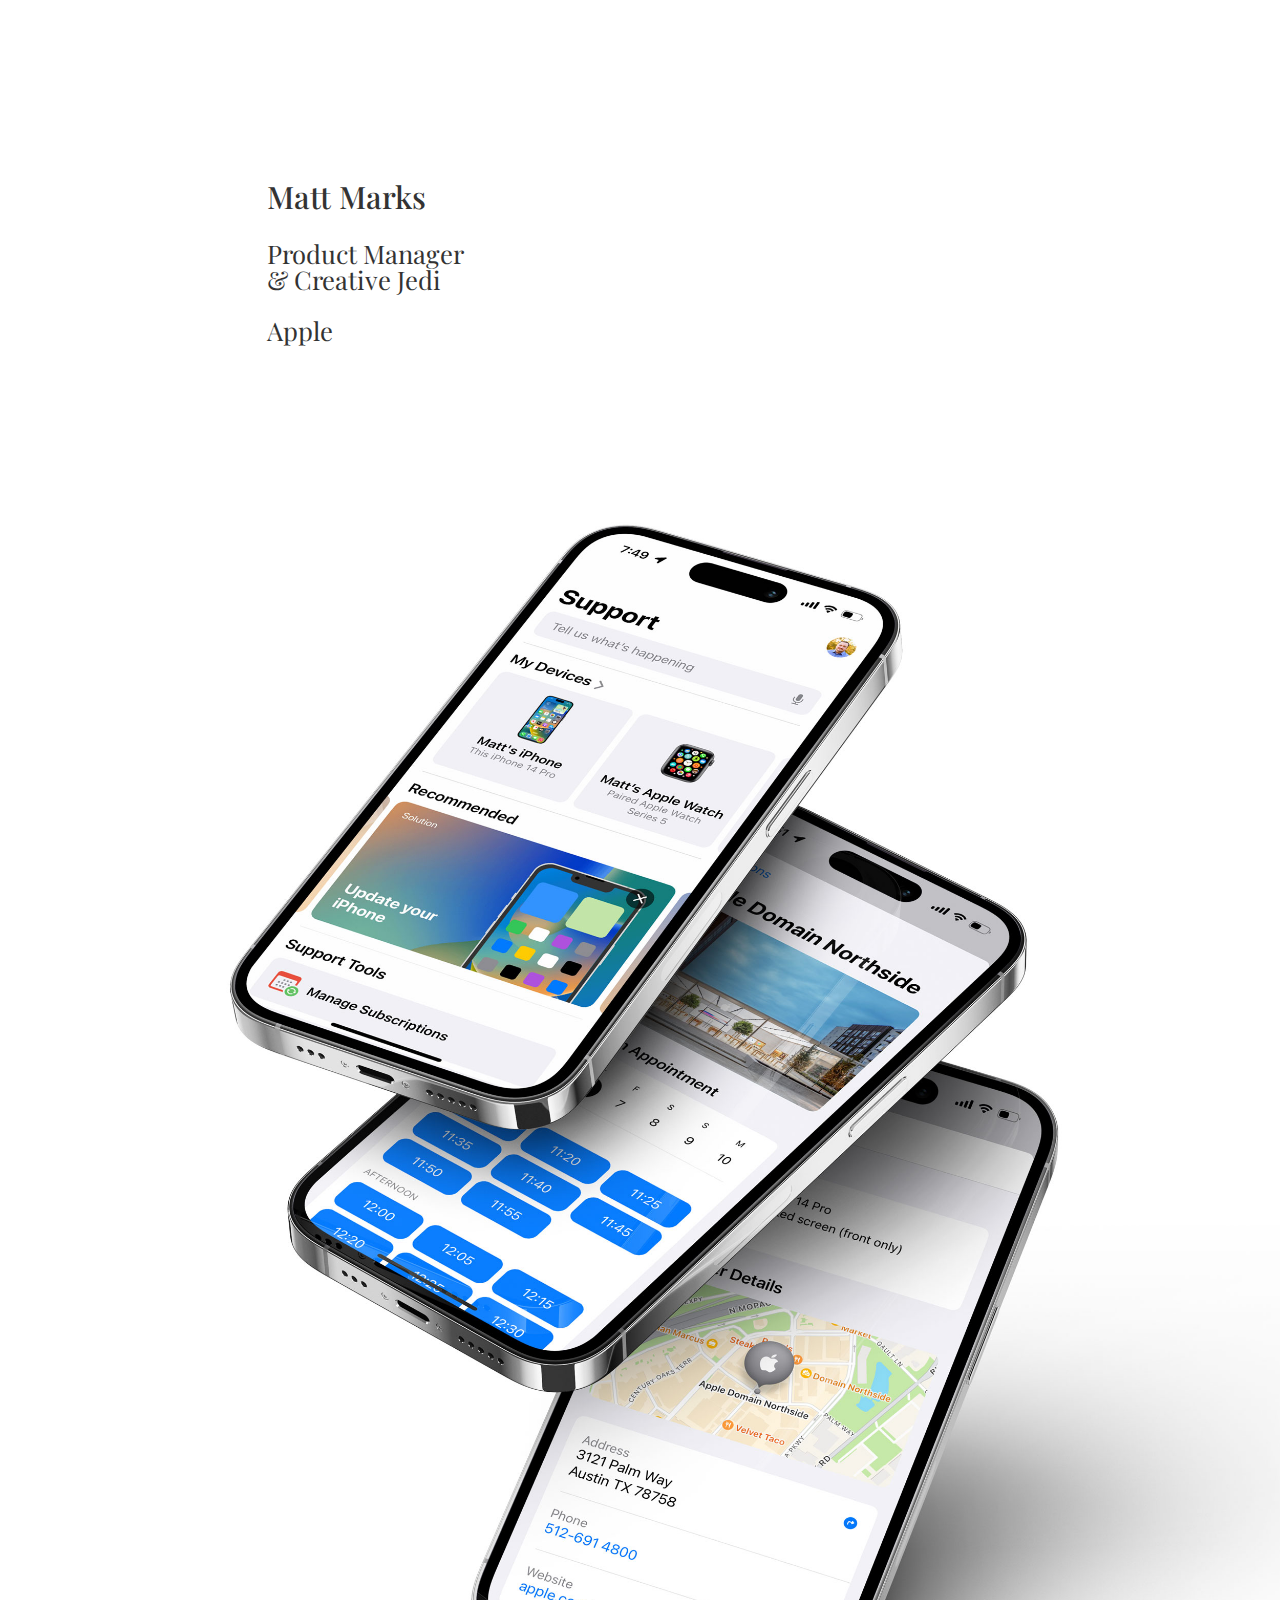
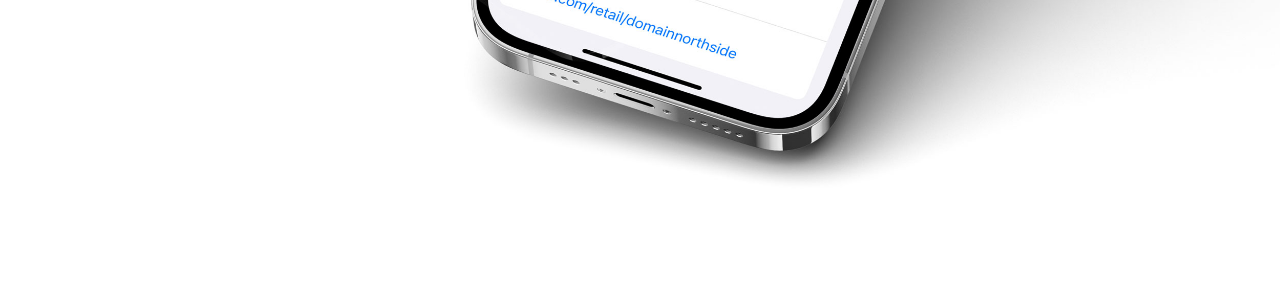
<file: index.html>
<!DOCTYPE html>
<html lang="en">
<head>
  <meta charset="UTF-8">
  <title>Matt Marks</title>
  <meta name="viewport" content="width=device-width, initial-scale=1, viewport-fit=cover">
  <link rel="stylesheet" href="style.css">
  <link rel="stylesheet" href="flexboxgrid.min.css">

</head>
<body>

  <section id="intro" class="wrap container-fluid">
		<div class="row">
			<article class="col-xs-10 col-xs-offset-1 col-md-8 col-md-offset-2">
				<h1>Matt Marks</h1>
				<h2>Product Manager
				<br>& Creative Jedi</h2>
				<h3>Apple</h3>
			</article>
		</div>
  </section>
  
<main>
	<img src="img/sa_hero.jpg" width="100%" />
</main>

</body>
</html>
</file>
<file: style.css>
/*
Author: Matt Marks
Version: 2023.09.02
URL: https://github.com/mattmarkscodes/mattmarks.codes
*/


/* normalize.css v8.0.0 | MIT License | github.com/necolas/normalize.css */
button,hr,input{overflow:visible}progress,sub,sup{vertical-align:baseline}[type=checkbox],[type=radio],legend{box-sizing:border-box;padding:0}html{line-height:1.15;-webkit-text-size-adjust:100%}body{margin:0}h1{font-size:2em;margin:.67em 0}hr{box-sizing:content-box;height:0}code,kbd,pre,samp{font-family:monospace,monospace;font-size:1em}a{background-color:transparent}abbr[title]{border-bottom:none;text-decoration:underline;text-decoration:underline dotted}b,strong{font-weight:bolder}small{font-size:80%}sub,sup{font-size:75%;line-height:0;position:relative}sub{bottom:-.25em}sup{top:-.5em}img{border-style:none}button,input,optgroup,select,textarea{font-family:inherit;font-size:100%;line-height:1.15;margin:0}button,select{text-transform:none}[type=button],[type=reset],[type=submit],button{-webkit-appearance:button}[type=button]::-moz-focus-inner,[type=reset]::-moz-focus-inner,[type=submit]::-moz-focus-inner,button::-moz-focus-inner{border-style:none;padding:0}[type=button]:-moz-focusring,[type=reset]:-moz-focusring,[type=submit]:-moz-focusring,button:-moz-focusring{outline:ButtonText dotted 1px}fieldset{padding:.35em .75em .625em}legend{color:inherit;display:table;max-width:100%;white-space:normal}textarea{overflow:auto}[type=number]::-webkit-inner-spin-button,[type=number]::-webkit-outer-spin-button{height:auto}[type=search]{-webkit-appearance:textfield;outline-offset:-2px}[type=search]::-webkit-search-decoration{-webkit-appearance:none}::-webkit-file-upload-button{-webkit-appearance:button;font:inherit}details{display:block}summary{display:list-item}[hidden],template{display:none}

@font-face {
  font-family: Playfair;
  src: url(font/PlayfairDisplay-VariableFont_wght.ttf);
}

body 										{ font-family: "Playfair", serif; margin: 0; background: #fff; font-size: 1.6em; }
.wrap 										{ box-sizing: border-box; max-width: 1200px; margin: 6em auto; }

@keyframes fade { from {color: #fff;} to {color: #333;} }
@-webkit-keyframes fade { from {color: #fff;} to {color: #333;} }

#intro h1 									{ text-align: left; font-size: 120%; color: #333; font-weight: 500; line-height:1.5em;
												animation: fade;
												animation-duration: 2s;
												-webkit-animation-name: fade;
												-webkit-animation-duration: 2s; }
#intro h2									{ text-align: left; font-size: 100%; color: #333; font-weight: 400; line-height:1em;
												animation: fade;
												animation-duration: 2s;
												-webkit-animation-name: fade;
												-webkit-animation-duration: 2s; }
#intro h3									{ text-align: left; font-size: 100%; color: #333; font-weight: 400; line-height:1em;
												animation: fade;
												animation-duration: 2s;
												-webkit-animation-name: fade;
												-webkit-animation-duration: 2s; }
												
main {     
	margin-top:-5em; 
	width: 100%;
    overflow: hidden;
    /* Magic */
    display: flex;
    align-items: center; /* vertical */
    justify-content: center; /* horizontal */ }
main img { margin-left:10em; }
</file>
<file: flexboxgrid.min.css>
.container-fluid{margin-right:auto;margin-left:auto;padding-right:2rem;padding-left:2rem}.row{box-sizing:border-box;display:-ms-flexbox;display:-webkit-box;display:flex;-ms-flex:0 1 auto;-webkit-box-flex:0;flex:0 1 auto;-ms-flex-direction:row;-webkit-box-orient:horizontal;-webkit-box-direction:normal;flex-direction:row;-ms-flex-wrap:wrap;flex-wrap:wrap;margin-right:-1rem;margin-left:-1rem}.row.reverse{-ms-flex-direction:row-reverse;-webkit-box-orient:horizontal;-webkit-box-direction:reverse;flex-direction:row-reverse}.col.reverse{-ms-flex-direction:column-reverse;-webkit-box-orient:vertical;-webkit-box-direction:reverse;flex-direction:column-reverse}.col-xs,.col-xs-1,.col-xs-10,.col-xs-11,.col-xs-12,.col-xs-2,.col-xs-3,.col-xs-4,.col-xs-5,.col-xs-6,.col-xs-7,.col-xs-8,.col-xs-9{box-sizing:border-box;-ms-flex:0 0 auto;-webkit-box-flex:0;flex:0 0 auto;padding-right:1rem;padding-left:1rem}.col-xs{-webkit-flex-grow:1;-ms-flex-positive:1;-webkit-box-flex:1;flex-grow:1;-ms-flex-preferred-size:0;flex-basis:0;max-width:100%}.col-xs-1{-ms-flex-preferred-size:8.333%;flex-basis:8.333%;max-width:8.333%}.col-xs-2{-ms-flex-preferred-size:16.667%;flex-basis:16.667%;max-width:16.667%}.col-xs-3{-ms-flex-preferred-size:25%;flex-basis:25%;max-width:25%}.col-xs-4{-ms-flex-preferred-size:33.333%;flex-basis:33.333%;max-width:33.333%}.col-xs-5{-ms-flex-preferred-size:41.667%;flex-basis:41.667%;max-width:41.667%}.col-xs-6{-ms-flex-preferred-size:50%;flex-basis:50%;max-width:50%}.col-xs-7{-ms-flex-preferred-size:58.333%;flex-basis:58.333%;max-width:58.333%}.col-xs-8{-ms-flex-preferred-size:66.667%;flex-basis:66.667%;max-width:66.667%}.col-xs-9{-ms-flex-preferred-size:75%;flex-basis:75%;max-width:75%}.col-xs-10{-ms-flex-preferred-size:83.333%;flex-basis:83.333%;max-width:83.333%}.col-xs-11{-ms-flex-preferred-size:91.667%;flex-basis:91.667%;max-width:91.667%}.col-xs-12{-ms-flex-preferred-size:100%;flex-basis:100%;max-width:100%}.col-xs-offset-1{margin-left:8.333%}.col-xs-offset-2{margin-left:16.667%}.col-xs-offset-3{margin-left:25%}.col-xs-offset-4{margin-left:33.333%}.col-xs-offset-5{margin-left:41.667%}.col-xs-offset-6{margin-left:50%}.col-xs-offset-7{margin-left:58.333%}.col-xs-offset-8{margin-left:66.667%}.col-xs-offset-9{margin-left:75%}.col-xs-offset-10{margin-left:83.333%}.col-xs-offset-11{margin-left:91.667%}.start-xs{-ms-flex-pack:start;-webkit-box-pack:start;justify-content:flex-start;text-align:start}.center-xs{-ms-flex-pack:center;-webkit-box-pack:center;justify-content:center;text-align:center}.end-xs{-ms-flex-pack:end;-webkit-box-pack:end;justify-content:flex-end;text-align:end}.top-xs{-ms-flex-align:start;-webkit-box-align:start;align-items:flex-start}.middle-xs{-ms-flex-align:center;-webkit-box-align:center;align-items:center}.bottom-xs{-ms-flex-align:end;-webkit-box-align:end;align-items:flex-end}.around-xs{-ms-flex-pack:distribute;justify-content:space-around}.between-xs{-ms-flex-pack:justify;-webkit-box-pack:justify;justify-content:space-between}.first-xs{-ms-flex-order:-1;-webkit-box-ordinal-group:0;order:-1}.last-xs{-ms-flex-order:1;-webkit-box-ordinal-group:2;order:1}@media only screen and (min-width:48em){.container{width:46rem}.col-sm,.col-sm-1,.col-sm-10,.col-sm-11,.col-sm-12,.col-sm-2,.col-sm-3,.col-sm-4,.col-sm-5,.col-sm-6,.col-sm-7,.col-sm-8,.col-sm-9{box-sizing:border-box;-ms-flex:0 0 auto;-webkit-box-flex:0;flex:0 0 auto;padding-right:1rem;padding-left:1rem}.col-sm{-webkit-flex-grow:1;-ms-flex-positive:1;-webkit-box-flex:1;flex-grow:1;-ms-flex-preferred-size:0;flex-basis:0;max-width:100%}.col-sm-1{-ms-flex-preferred-size:8.333%;flex-basis:8.333%;max-width:8.333%}.col-sm-2{-ms-flex-preferred-size:16.667%;flex-basis:16.667%;max-width:16.667%}.col-sm-3{-ms-flex-preferred-size:25%;flex-basis:25%;max-width:25%}.col-sm-4{-ms-flex-preferred-size:33.333%;flex-basis:33.333%;max-width:33.333%}.col-sm-5{-ms-flex-preferred-size:41.667%;flex-basis:41.667%;max-width:41.667%}.col-sm-6{-ms-flex-preferred-size:50%;flex-basis:50%;max-width:50%}.col-sm-7{-ms-flex-preferred-size:58.333%;flex-basis:58.333%;max-width:58.333%}.col-sm-8{-ms-flex-preferred-size:66.667%;flex-basis:66.667%;max-width:66.667%}.col-sm-9{-ms-flex-preferred-size:75%;flex-basis:75%;max-width:75%}.col-sm-10{-ms-flex-preferred-size:83.333%;flex-basis:83.333%;max-width:83.333%}.col-sm-11{-ms-flex-preferred-size:91.667%;flex-basis:91.667%;max-width:91.667%}.col-sm-12{-ms-flex-preferred-size:100%;flex-basis:100%;max-width:100%}.col-sm-offset-1{margin-left:8.333%}.col-sm-offset-2{margin-left:16.667%}.col-sm-offset-3{margin-left:25%}.col-sm-offset-4{margin-left:33.333%}.col-sm-offset-5{margin-left:41.667%}.col-sm-offset-6{margin-left:50%}.col-sm-offset-7{margin-left:58.333%}.col-sm-offset-8{margin-left:66.667%}.col-sm-offset-9{margin-left:75%}.col-sm-offset-10{margin-left:83.333%}.col-sm-offset-11{margin-left:91.667%}.start-sm{-ms-flex-pack:start;-webkit-box-pack:start;justify-content:flex-start;text-align:start}.center-sm{-ms-flex-pack:center;-webkit-box-pack:center;justify-content:center;text-align:center}.end-sm{-ms-flex-pack:end;-webkit-box-pack:end;justify-content:flex-end;text-align:end}.top-sm{-ms-flex-align:start;-webkit-box-align:start;align-items:flex-start}.middle-sm{-ms-flex-align:center;-webkit-box-align:center;align-items:center}.bottom-sm{-ms-flex-align:end;-webkit-box-align:end;align-items:flex-end}.around-sm{-ms-flex-pack:distribute;justify-content:space-around}.between-sm{-ms-flex-pack:justify;-webkit-box-pack:justify;justify-content:space-between}.first-sm{-ms-flex-order:-1;-webkit-box-ordinal-group:0;order:-1}.last-sm{-ms-flex-order:1;-webkit-box-ordinal-group:2;order:1}}@media only screen and (min-width:62em){.container{width:61rem}.col-md,.col-md-1,.col-md-10,.col-md-11,.col-md-12,.col-md-2,.col-md-3,.col-md-4,.col-md-5,.col-md-6,.col-md-7,.col-md-8,.col-md-9{box-sizing:border-box;-ms-flex:0 0 auto;-webkit-box-flex:0;flex:0 0 auto;padding-right:1rem;padding-left:1rem}.col-md{-webkit-flex-grow:1;-ms-flex-positive:1;-webkit-box-flex:1;flex-grow:1;-ms-flex-preferred-size:0;flex-basis:0;max-width:100%}.col-md-1{-ms-flex-preferred-size:8.333%;flex-basis:8.333%;max-width:8.333%}.col-md-2{-ms-flex-preferred-size:16.667%;flex-basis:16.667%;max-width:16.667%}.col-md-3{-ms-flex-preferred-size:25%;flex-basis:25%;max-width:25%}.col-md-4{-ms-flex-preferred-size:33.333%;flex-basis:33.333%;max-width:33.333%}.col-md-5{-ms-flex-preferred-size:41.667%;flex-basis:41.667%;max-width:41.667%}.col-md-6{-ms-flex-preferred-size:50%;flex-basis:50%;max-width:50%}.col-md-7{-ms-flex-preferred-size:58.333%;flex-basis:58.333%;max-width:58.333%}.col-md-8{-ms-flex-preferred-size:66.667%;flex-basis:66.667%;max-width:66.667%}.col-md-9{-ms-flex-preferred-size:75%;flex-basis:75%;max-width:75%}.col-md-10{-ms-flex-preferred-size:83.333%;flex-basis:83.333%;max-width:83.333%}.col-md-11{-ms-flex-preferred-size:91.667%;flex-basis:91.667%;max-width:91.667%}.col-md-12{-ms-flex-preferred-size:100%;flex-basis:100%;max-width:100%}.col-md-offset-1{margin-left:8.333%}.col-md-offset-2{margin-left:16.667%}.col-md-offset-3{margin-left:25%}.col-md-offset-4{margin-left:33.333%}.col-md-offset-5{margin-left:41.667%}.col-md-offset-6{margin-left:50%}.col-md-offset-7{margin-left:58.333%}.col-md-offset-8{margin-left:66.667%}.col-md-offset-9{margin-left:75%}.col-md-offset-10{margin-left:83.333%}.col-md-offset-11{margin-left:91.667%}.start-md{-ms-flex-pack:start;-webkit-box-pack:start;justify-content:flex-start;text-align:start}.center-md{-ms-flex-pack:center;-webkit-box-pack:center;justify-content:center;text-align:center}.end-md{-ms-flex-pack:end;-webkit-box-pack:end;justify-content:flex-end;text-align:end}.top-md{-ms-flex-align:start;-webkit-box-align:start;align-items:flex-start}.middle-md{-ms-flex-align:center;-webkit-box-align:center;align-items:center}.bottom-md{-ms-flex-align:end;-webkit-box-align:end;align-items:flex-end}.around-md{-ms-flex-pack:distribute;justify-content:space-around}.between-md{-ms-flex-pack:justify;-webkit-box-pack:justify;justify-content:space-between}.first-md{-ms-flex-order:-1;-webkit-box-ordinal-group:0;order:-1}.last-md{-ms-flex-order:1;-webkit-box-ordinal-group:2;order:1}}@media only screen and (min-width:75em){.container{width:71rem}.col-lg,.col-lg-1,.col-lg-10,.col-lg-11,.col-lg-12,.col-lg-2,.col-lg-3,.col-lg-4,.col-lg-5,.col-lg-6,.col-lg-7,.col-lg-8,.col-lg-9{box-sizing:border-box;-ms-flex:0 0 auto;-webkit-box-flex:0;flex:0 0 auto;padding-right:1rem;padding-left:1rem}.col-lg{-webkit-flex-grow:1;-ms-flex-positive:1;-webkit-box-flex:1;flex-grow:1;-ms-flex-preferred-size:0;flex-basis:0;max-width:100%}.col-lg-1{-ms-flex-preferred-size:8.333%;flex-basis:8.333%;max-width:8.333%}.col-lg-2{-ms-flex-preferred-size:16.667%;flex-basis:16.667%;max-width:16.667%}.col-lg-3{-ms-flex-preferred-size:25%;flex-basis:25%;max-width:25%}.col-lg-4{-ms-flex-preferred-size:33.333%;flex-basis:33.333%;max-width:33.333%}.col-lg-5{-ms-flex-preferred-size:41.667%;flex-basis:41.667%;max-width:41.667%}.col-lg-6{-ms-flex-preferred-size:50%;flex-basis:50%;max-width:50%}.col-lg-7{-ms-flex-preferred-size:58.333%;flex-basis:58.333%;max-width:58.333%}.col-lg-8{-ms-flex-preferred-size:66.667%;flex-basis:66.667%;max-width:66.667%}.col-lg-9{-ms-flex-preferred-size:75%;flex-basis:75%;max-width:75%}.col-lg-10{-ms-flex-preferred-size:83.333%;flex-basis:83.333%;max-width:83.333%}.col-lg-11{-ms-flex-preferred-size:91.667%;flex-basis:91.667%;max-width:91.667%}.col-lg-12{-ms-flex-preferred-size:100%;flex-basis:100%;max-width:100%}.col-lg-offset-1{margin-left:8.333%}.col-lg-offset-2{margin-left:16.667%}.col-lg-offset-3{margin-left:25%}.col-lg-offset-4{margin-left:33.333%}.col-lg-offset-5{margin-left:41.667%}.col-lg-offset-6{margin-left:50%}.col-lg-offset-7{margin-left:58.333%}.col-lg-offset-8{margin-left:66.667%}.col-lg-offset-9{margin-left:75%}.col-lg-offset-10{margin-left:83.333%}.col-lg-offset-11{margin-left:91.667%}.start-lg{-ms-flex-pack:start;-webkit-box-pack:start;justify-content:flex-start;text-align:start}.center-lg{-ms-flex-pack:center;-webkit-box-pack:center;justify-content:center;text-align:center}.end-lg{-ms-flex-pack:end;-webkit-box-pack:end;justify-content:flex-end;text-align:end}.top-lg{-ms-flex-align:start;-webkit-box-align:start;align-items:flex-start}.middle-lg{-ms-flex-align:center;-webkit-box-align:center;align-items:center}.bottom-lg{-ms-flex-align:end;-webkit-box-align:end;align-items:flex-end}.around-lg{-ms-flex-pack:distribute;justify-content:space-around}.between-lg{-ms-flex-pack:justify;-webkit-box-pack:justify;justify-content:space-between}.first-lg{-ms-flex-order:-1;-webkit-box-ordinal-group:0;order:-1}.last-lg{-ms-flex-order:1;-webkit-box-ordinal-group:2;order:1}}
</file>
